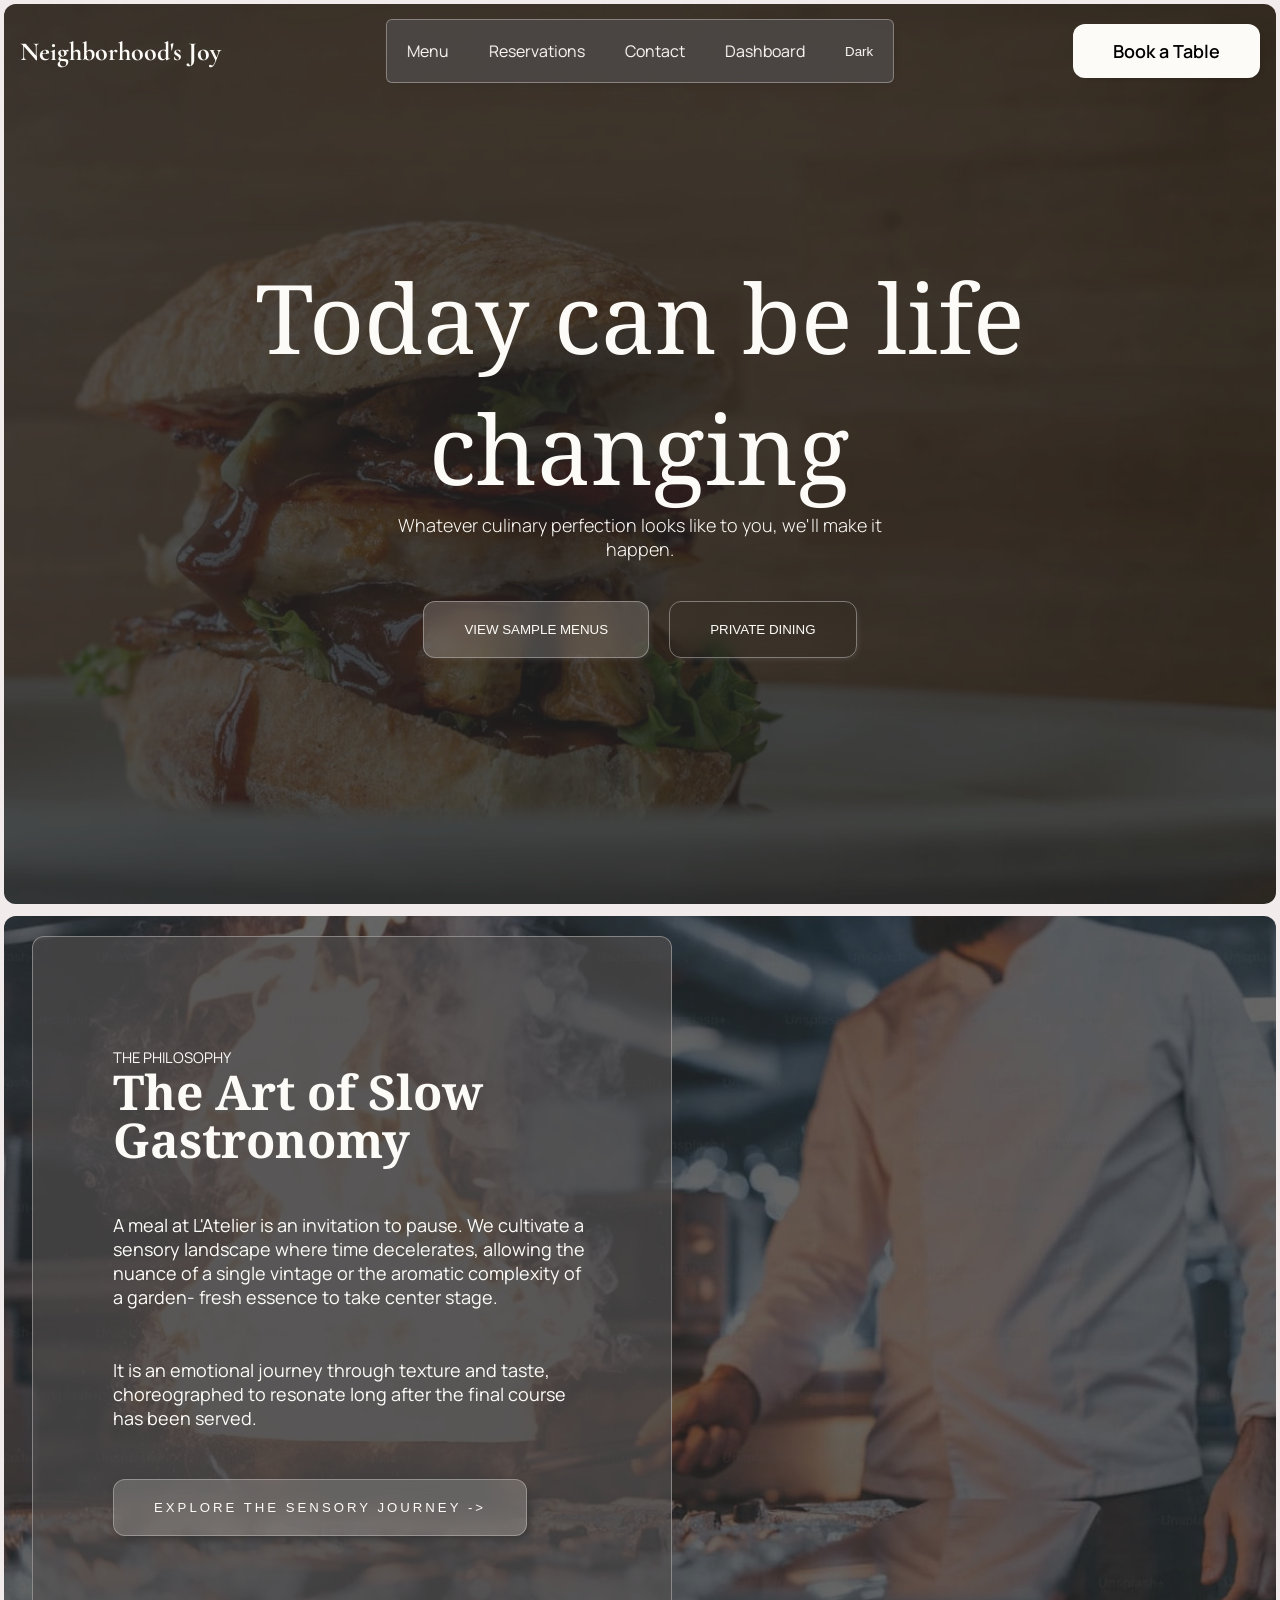
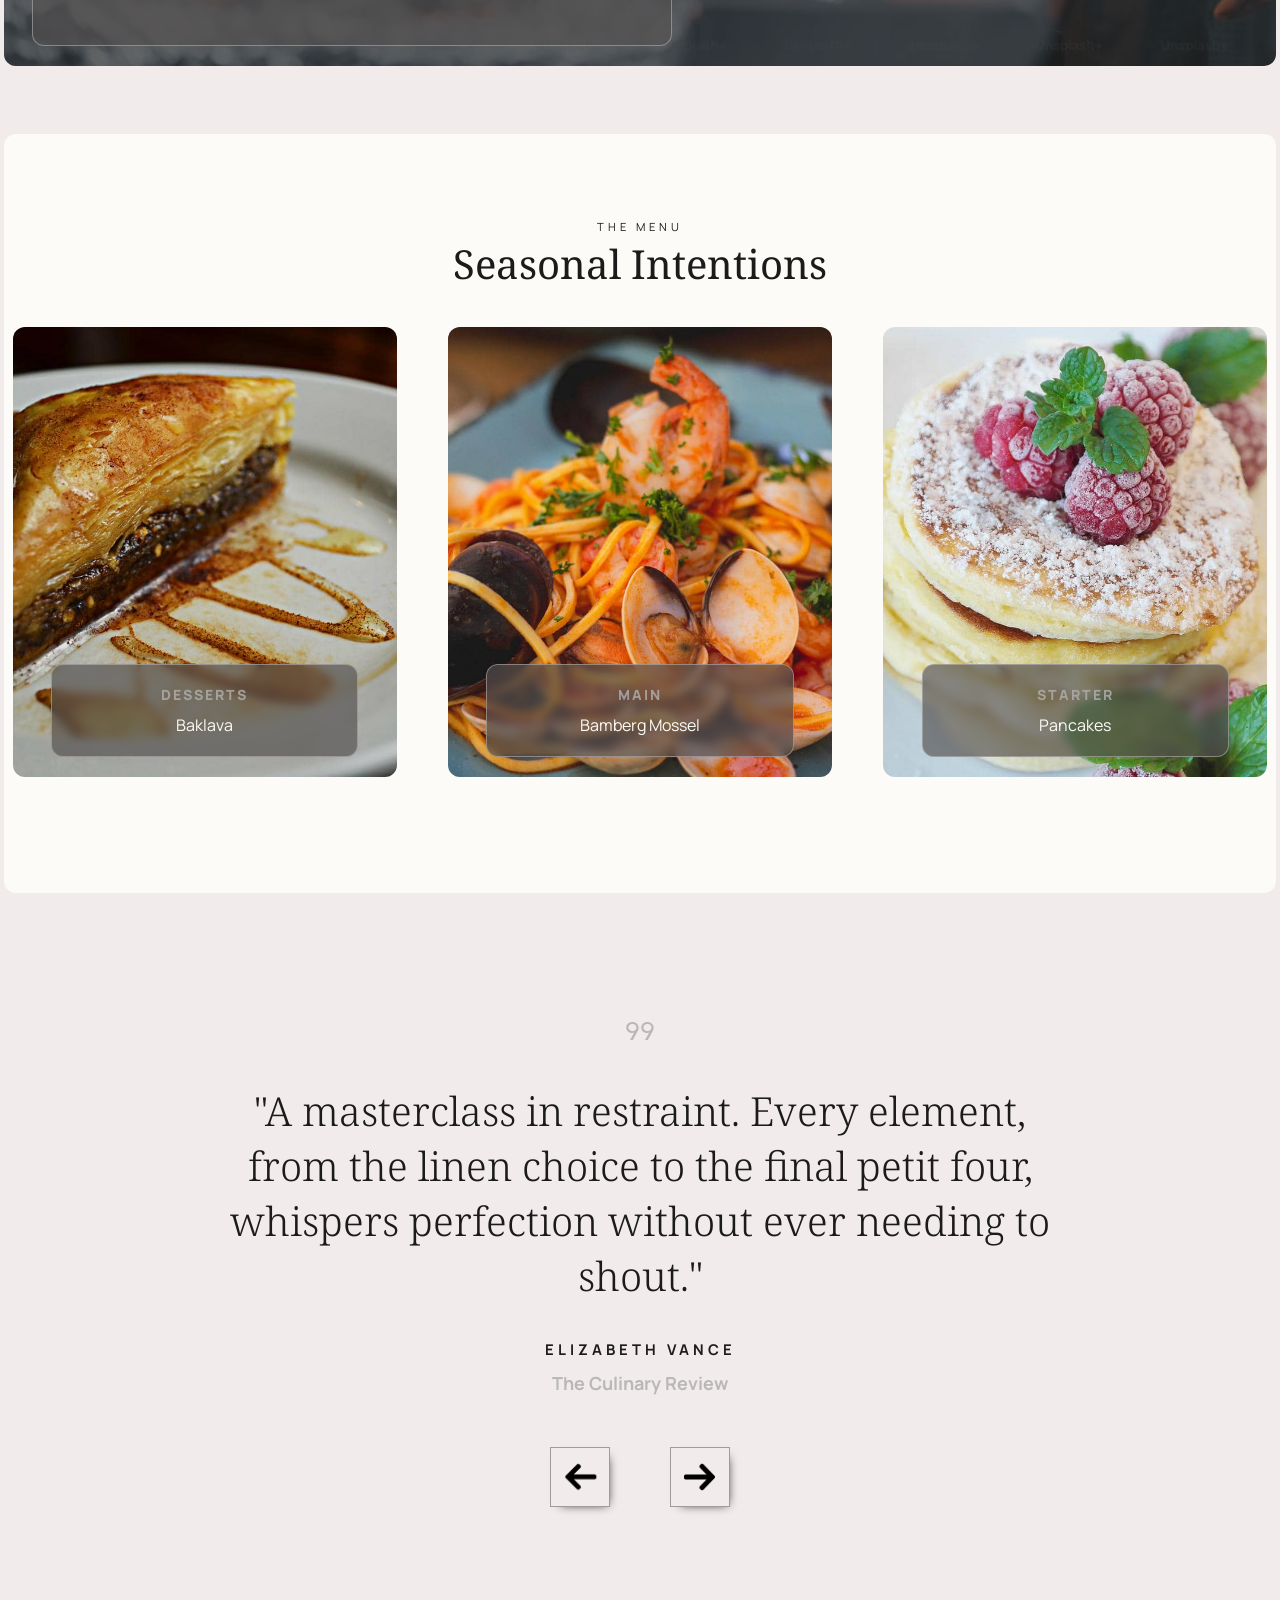
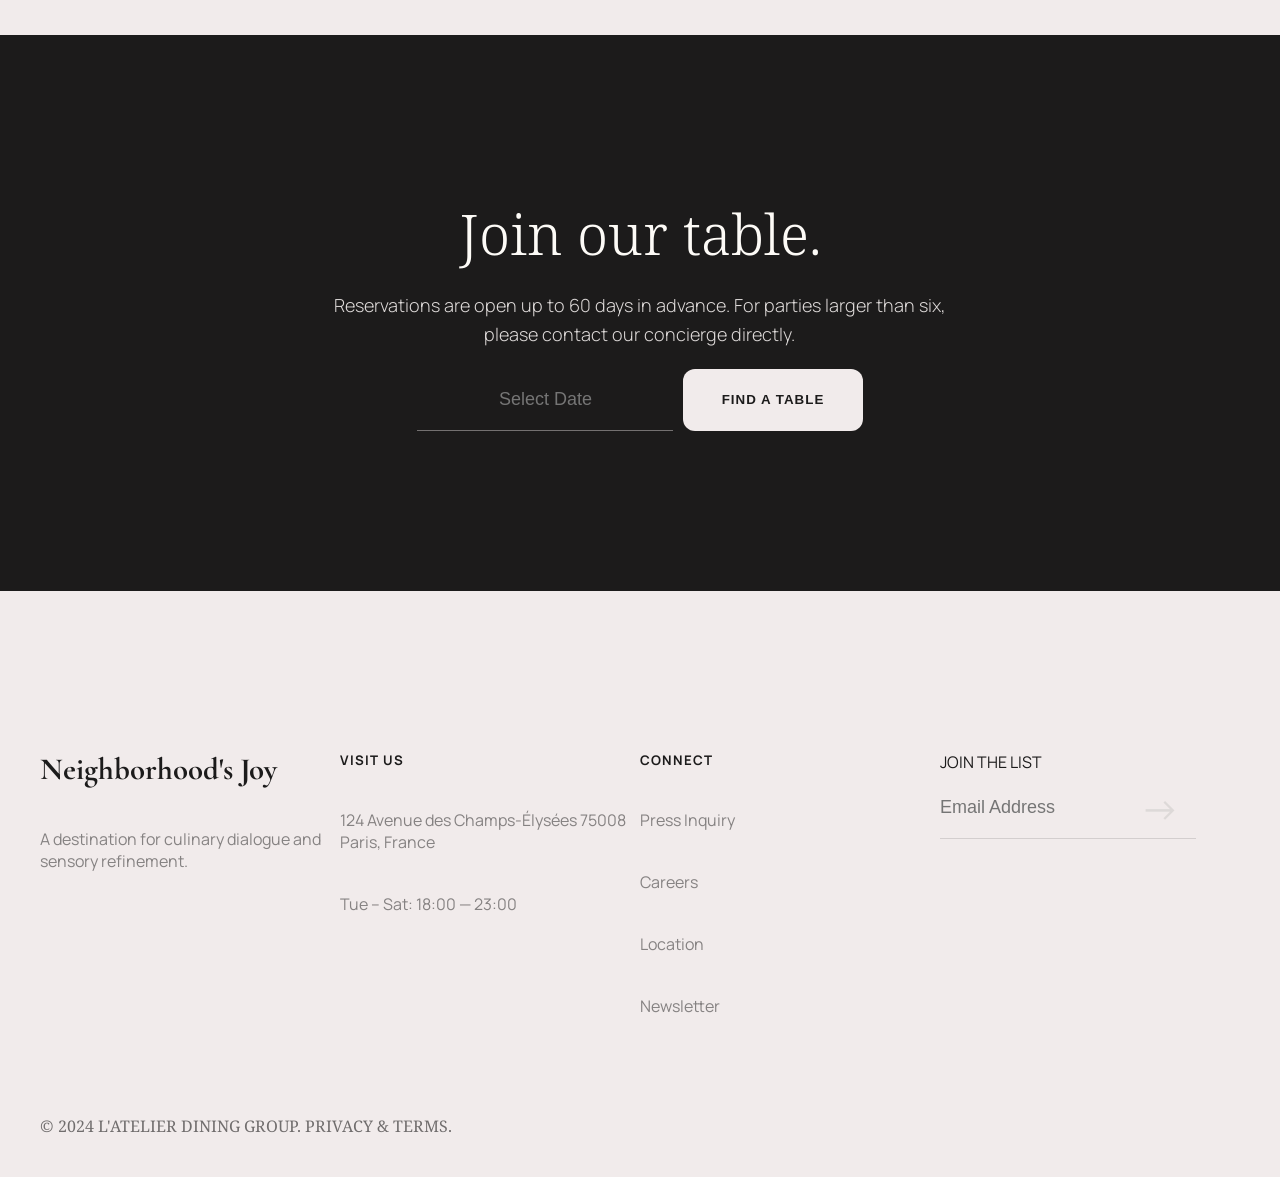
<file: index.html>
<!doctype html>
<html lang="en">
  <head>
    <meta charset="UTF-8" />
    <meta name="viewport" content="width=device-width, initial-scale=1.0" />
    <link rel="preconnect" href="https://fonts.googleapis.com" />
    <link rel="preconnect" href="https://fonts.gstatic.com" crossorigin />
    <link
      href="https://fonts.googleapis.com/css2?family=Arvo&family=Cormorant+Garamond:ital,wght@0,300..700;1,300..700&family=Manrope:wght@200..800&family=Noto+Serif:ital,wght@0,100..900;1,100..900&display=swap"
      rel="stylesheet"
    />
    <link rel="stylesheet" href="/CSS/style.css" />
    <script src="/JS/slide.js" defer></script>
    <script src="/JS/navBar.js" defer></script>
    <script src="/JS/main.js" defer></script>
    <title>Neighborhood's Joy</title>
  </head>
  <body>
    <nav class="navbar">
      <div class="logoDiv">
        <a href="">Neighborhood's Joy</a>
      </div>

      <div class="links-Div">
        <div class="links">
          <a href="/pages/menu.html"><li>Menu</li></a>
          <a href=""><li>Reservations</li></a>
          <a href=""><li>Contact</li></a>
          <a href="/pages/dashboard.html"><li>Dashboard</li></a>
          <button class="darkBtn">Dark</button>
        </div>
      </div>
      <button class="smallMenuBtn">
        <img src="/images/menu.webp" alt="" />
      </button>

      <button class="secondaryBtn">Book a Table</button>
    </nav>

    <section class="heroSection">
      <img src="/images/hamburger.webp" alt="" />
      <div class="heroInfo">
        <h1>Today can be life changing</h1>
        <p>
          Whatever culinary perfection looks like to you, we'll make it happen.
        </p>
      </div>

      <div class="heroBtns">
        <button class="glassBtn">VIEW SAMPLE MENUS</button>
        <button class="glassBtn">PRIVATE DINING</button>
      </div>
    </section>

    <section class="storySection">
      <img src="/images/premium_photo.webp" alt="" />
      <div class="storyInfo">
        <div class="">
          <span>THE PHILOSOPHY</span>
          <h1>The Art of Slow Gastronomy</h1>
        </div>
        <p>
          A meal at L'Atelier is an invitation to pause. We cultivate a sensory
          landscape where time decelerates, allowing the nuance of a single
          vintage or the aromatic complexity of a garden- fresh essence to take
          center stage.
        </p>
        <p>
          It is an emotional journey through texture and taste, choreographed to
          resonate long after the final course has been served.
        </p>
        <button class="glassBtn">EXPLORE THE SENSORY JOURNEY -></button>
      </div>
    </section>

    <section class="peakMenu">
      <span class="peakSpan">THE MENU</span>
      <h1>Seasonal Intentions</h1>
      <div class="previewMenu">
        <div class="item">
          <img src="/images/baklava.webp" alt="" />
          <div class="itemInfo">
            <span>DESSERTS</span>
            <p>baklava</p>
          </div>
        </div>
        <div class="item">
          <img src="/images/bamberg-mossel-dish.webp" alt="" />
          <div class="itemInfo">
            <span>Main</span>
            <p>bamberg mossel</p>
          </div>
        </div>
        <div class="item">
          <img src="/images/pancakes.webp" alt="" />
          <div class="itemInfo">
            <span>Starter</span>
            <p>Pancakes</p>
          </div>
        </div>
      </div>
    </section>

    <section class="feedbackSection">
      <div class="slideShow">
        <div class="slides">
          <div class="slide">
            <span>99</span>
            <h1>
              "A masterclass in restraint. Every element, from the linen choice
              to the final petit four, whispers perfection without ever needing
              to shout."
            </h1>
            <h4>ELIZABETH VANCE</h4>
            <h5>The Culinary Review</h5>
          </div>
          <div class="slide">
            <h1>hi 2</h1>
          </div>
          <div class="slide">
            <h1>hi 3</h1>
          </div>
          <div class="slide">
            <h1>hi 4</h1>
          </div>
          <div class="slide">
            <h1>hi 5</h1>
          </div>
        </div>
        <div id="slidesBtns" class="slidesBtns">
          <button class="prev"><img src="/images/arrow.webp" alt="" /></button>
          <button class="next"><img src="/images/arrow.webp" alt="" /></button>
        </div>
      </div>
    </section>

    <section class="joinTableSection">
      <h1>Join our table.</h1>
      <p>
        Reservations are open up to 60 days in advance. For parties larger than
        six, please contact our concierge directly.
      </p>
      <form action="">
        <input class="getDate" type="text" placeholder="Select Date" />
        <input class="submitBtn" type="submit" value="Find a table" />
      </form>
    </section>

    <footer>
      <div class="footerGrid">
        <div>
          <div class="logoDiv">
            <a href="">Neighborhood's Joy</a>
          </div>
          <p>A destination for culinary dialogue and sensory refinement.</p>
        </div>

        <div>
          <h5>VISIT US</h5>
          <p>124 Avenue des Champs-Élysées 75008 Paris, France</p>
          <p>Tue – Sat: 18:00 — 23:00</p>
        </div>
        <div>
          <h5>CONNECT</h5>
          <a href="">Press Inquiry</a>
          <a href="">Careers</a>
          <a href="">Location</a>
          <a href="">Newsletter</a>
        </div>
        <form>
          <label for="joinList">JOIN THE LIST</label>
          <div class="emailInput">
            <input id="joinList" type="email" placeholder="Email Address" />
          </div>
        </form>
      </div>
      <div class="footerTerms">
        <p>© 2024 L'ATELIER DINING GROUP. PRIVACY & TERMS.</p>
      </div>
    </footer>
    <!-- <form action="">
      <input class="testNum" type="text" />
      <input class="testText" type="text" />
      <input class="addBtn" type="submit" value="ADD Food" />
    </form>
    <input class="orderBtn" type="submit" value="Order Food" />
    <input class="doneBtn" type="submit" value="Done" />

    <button class="order" data-id="ourMenu"></button> -->
  </body>
</html>
</file>
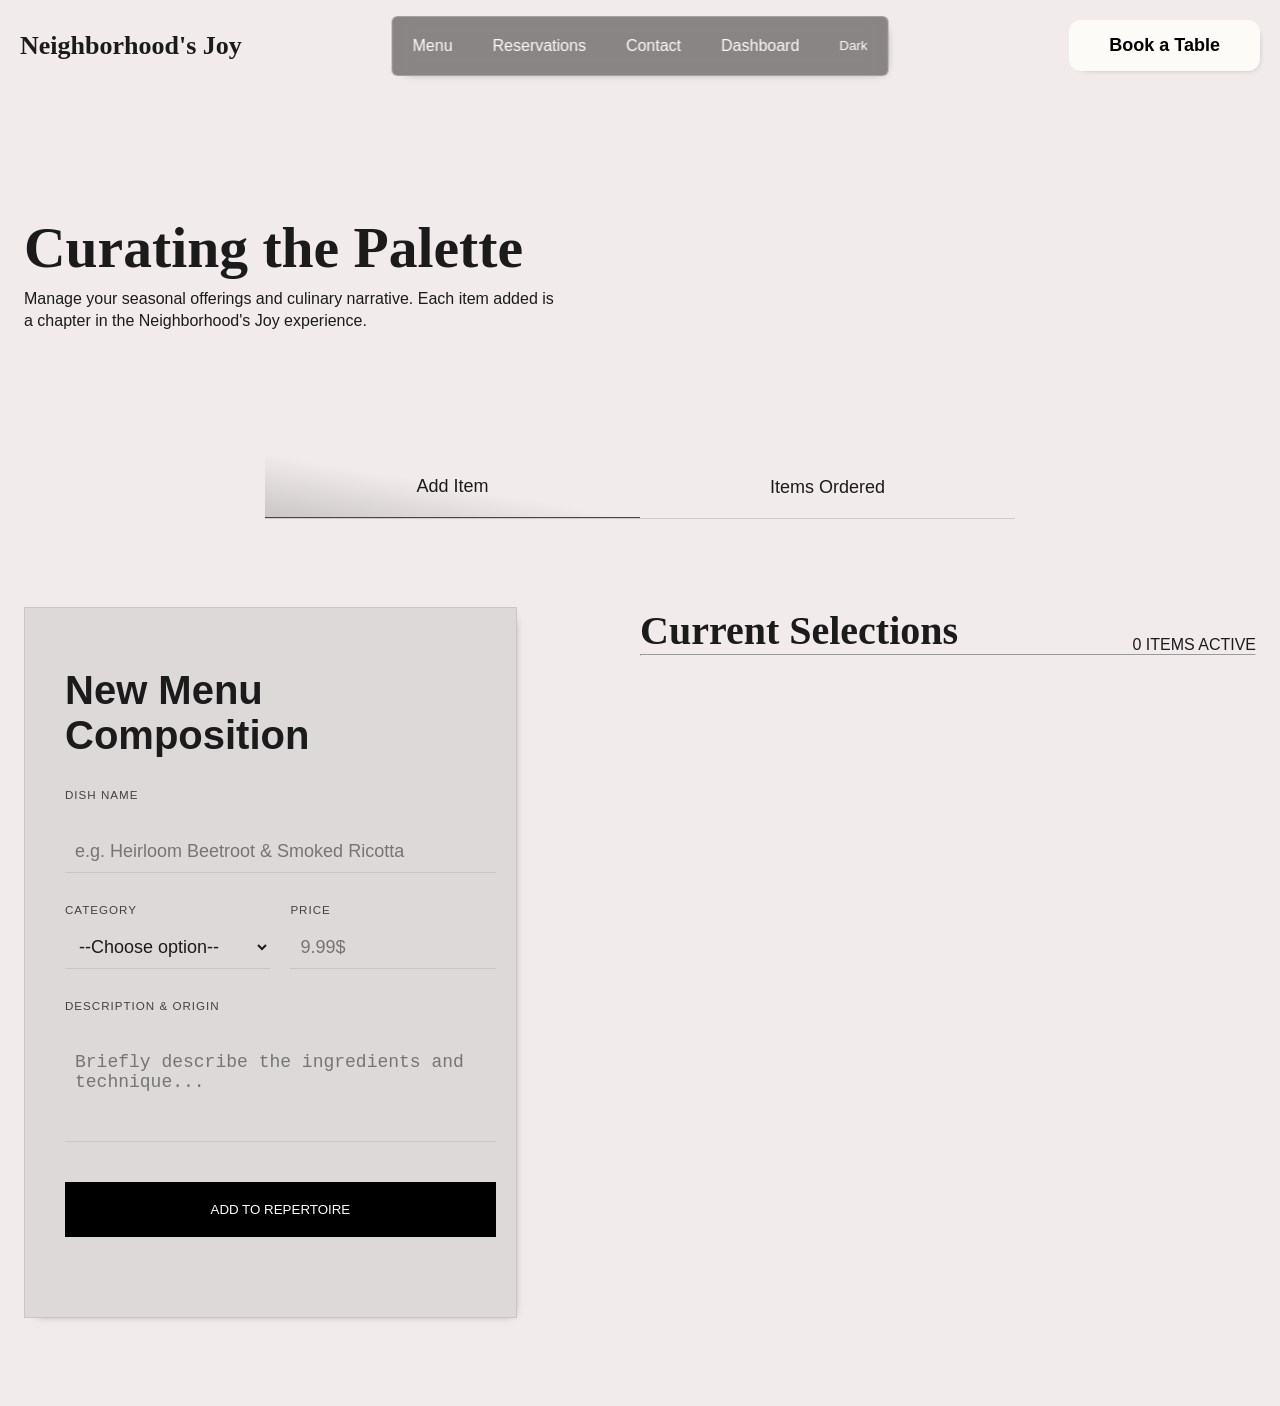
<file: pages/dashboard.html>
<!doctype html>
<html lang="en">
  <head>
    <meta charset="UTF-8" />
    <meta name="viewport" content="width=device-width, initial-scale=1.0" />
    <link rel="stylesheet" href="/CSS/style.css" />
    <link rel="stylesheet" href="/CSS/dashboard.css" />
    <script src="/JS/navBar.js" defer></script>
    <script src="/JS/main.js" defer></script>
    <script src="/JS/dashboard.js" defer></script>
    <title>Dashboard</title>
  </head>
  <body>
    <nav class="navbar">
      <div class="logoDiv">
        <a href="/index.html">Neighborhood's Joy</a>
      </div>

      <div class="links-Div">
        <div class="links">
          <a href="/pages/menu.html"><li>Menu</li></a>
          <a href=""><li>Reservations</li></a>
          <a href=""><li>Contact</li></a>
          <a href="/pages/dashboard.html"><li>Dashboard</li></a>
          <button class="darkBtn">Dark</button>
        </div>
      </div>
      <button class="smallMenuBtn">
        <img src="/images/menu.webp" alt="" />
      </button>

      <button class="secondaryBtn">Book a Table</button>
    </nav>

    <section class="dashQuickSection">
      <h1>Curating the Palette</h1>
      <p>
        Manage your seasonal offerings and culinary narrative. Each item added
        is a chapter in the Neighborhood's Joy experience.
      </p>
    </section>

    <ul id="listUl" class="boardList">
      <li class="" data-section="addItem">Add Item</li>
      <!-- <li data-section="editItem">Edit Item</li> -->
      <li data-section="itemOrdered">Items Ordered</li>
      <!-- <li data-section="">h4</li> -->
    </ul>

    <section class="itemDash addItem" data-section="addItem">
      <form class="newMenuForm" action="">
        <h1>New Menu Composition</h1>

        <label for="itemNameInput">DISH NAME</label>
        <input
          id="itemNameInput"
          type="text"
          placeholder="e.g. Heirloom Beetroot & Smoked Ricotta"
          required
        />

        <div class="categoryDiv">
          <label for="itemCategoryInput">CATEGORY</label>
          <select name="" id="itemCategoryInput" required>
            <option value="" selected>--Choose option--</option>
            <option value="Starter">Starter</option>
            <option value="Main">Main</option>
            <option value="Dessert">Dessert</option>
          </select>
        </div>
        <div class="priceDiv">
          <label for="itemPriceInput">PRICE</label>
          <input
            id="itemPriceInput"
            type="number"
            placeholder="9.99$"
            required
          />
        </div>

        <label for="itemDescribeInput">DESCRIPTION & ORIGIN</label>
        <textarea
          id="itemDescribeInput"
          placeholder="Briefly describe the ingredients and technique..."
          required
        ></textarea>
        <button id="addItemBtn" class="primaryBtn"></button>
      </form>
      <div class="currentSelections">
        <div class="dishCounter">
          <h1>Current Selections</h1>
          <span class="dishAmount"></span>
        </div>
        <hr />
        <article class="allItems"></article>
      </div>
    </section>
    <!-- <section class="itemDash editItem" data-section="editItem">
      <article class=""></article>
    </section> -->

    <section class="itemDash itemOrdered" data-section="itemOrdered">
      <h1>itemOrdered</h1>
    </section>

    <div class="popup">
      <div class="popupContent">
        <button class="closeBtn">X</button>
        <div class="item-content">
          <div class="itemImg">
            <img src="/images/bamberg-mossel-dish.webp" alt="" />
          </div>
          <div class="itemInfo">
            <label for="itemInfoNameInput">Name: </label>
            <h2><input id="itemInfoNameInput" type="text" /></h2>

            <label for="itemInfoDescriptionInput">Description: </label>
            <p>
              <textarea
                name=""
                id="itemInfoDescriptionInput"
                maxlength="160"
              ></textarea>
            </p>

            <label for="itemInfoPriceInput">Price: </label>
            <p><input id="itemInfoPriceInput" type="number" /></p>

            <label for="itemCategoryEditInput">CATEGORY: </label>
            <div class="categoryDiv">
              <select name="" id="itemCategoryEditInput" required>
                <option value="Starter">Starter</option>
                <option value="Main">Main</option>
                <option value="Dessert">Dessert</option>
              </select>
            </div>

            <label for="itemAvailableEditInput">Available: </label>
            <div class="categoryDiv">
              <select name="" id="itemAvailableEditInput" required>
                <option value="Available">Available</option>
                <option value="Unavailable">Unavailable</option>
              </select>
            </div>
          </div>
        </div>
        <div class="ccBtns">
          <button onclick="cancelEdit()" class="actBtn cancelBtn">
            Cancel
          </button>
          <button onclick="confirmEdit()" class="actBtn confirmBtn">
            Confirm
          </button>
        </div>
      </div>
    </div>
  </body>
</html>
</file>
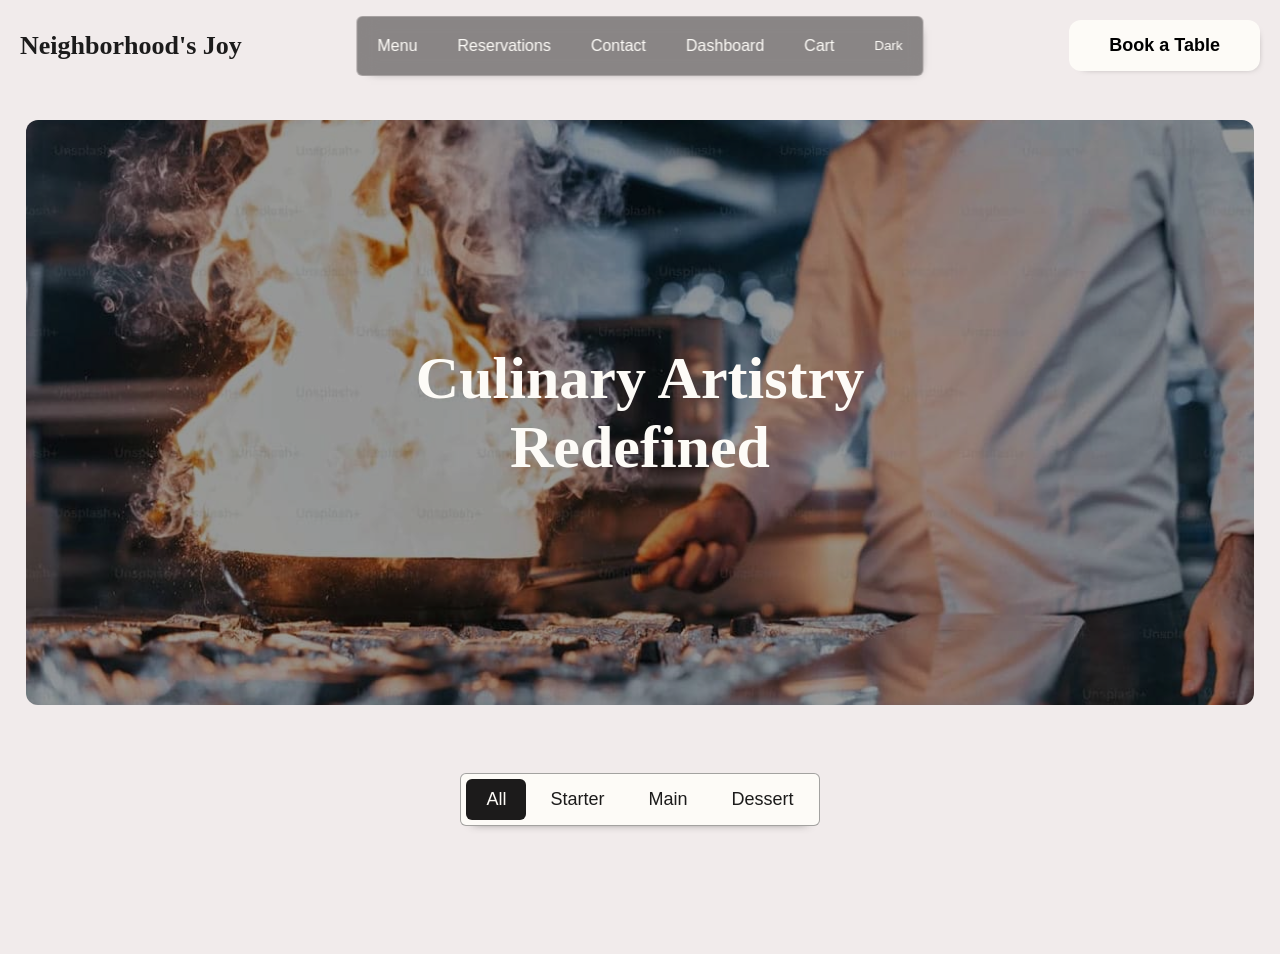
<file: pages/menu.html>
<!doctype html>
<html lang="en">
  <head>
    <meta charset="UTF-8" />
    <meta name="viewport" content="width=device-width, initial-scale=1.0" />
    <link rel="stylesheet" href="/CSS/style.css" />
    <link rel="stylesheet" href="/CSS/menu.css" />
    <script src="/JS/navBar.js" defer></script>
    <script src="/JS/main.js" defer></script>
    <script src="/JS/menu.js" defer></script>
    <title>Menu</title>
  </head>
  <body>
    <nav class="navbar">
      <div class="logoDiv">
        <a href="/index.html">Neighborhood's Joy</a>
      </div>
      
      <div class="links-Div">
        <div class="links">
          <a href="/pages/menu.html"><li>Menu</li></a>
          <a href=""><li>Reservations</li></a>
          <a href=""><li>Contact</li></a>
          <a href="/pages/dashboard.html"><li>Dashboard</li></a>
          <a href="/pages/cart.html" class="cartBtn"><li>Cart</li></a>
          <button class="darkBtn">Dark</button>
        </div>
      </div>
      <button class="smallMenuBtn">
        <img src="/images/menu.webp" alt="" />
      </button>

      <button class="secondaryBtn">Book a Table</button>
    </nav>

    <section class="header">
      <div class="headerImg">
        <img src="/images/premium_photo.webp" alt="" />
      </div>
      <div class="headerInfo">
        <h1>Culinary Artistry Redefined</h1>
      </div>
    </section>
<article></article>
    <div class="menuList">
      <li data-type="all">All</li>
      <li data-type="starter">Starter</li>
      <li data-type="main">Main</li>
      <li data-type="dessert">Dessert</li>
    </div>
    <div class="allItemsMenu"></div>
  </body>
</html>
</file>
<file: CSS/style.css>
:root {
  --primary: #1a1a1a;
  --secondary: #fdfbf7;
  --muted: #ddd9d8;
  /* ///bg//// */
  --bg: #f1ebeb;
  --card-bg: #fdfbf7;
  /* ////textColor/// */
  --text-main: #1c1b1b;
  --text-inverse: #fdfbf7;
  --text-muted: #aeaeaed5;
  /* ////font/// */
  --logo-family: "Cormorant Garamond", serif;
  --heading-family: "Noto Serif", sophisticated serif;
  --body-family: "Manrope", sans-serif;
  --heading-font: clamp(2.5rem, 10vw, 6rem);
  --title-font: clamp(2rem, 5vw, 2.5rem);
  --body-font: clamp(0.8rem, 4vw, 1.125rem);
  --heading-weight: 500;
  --title-weight: 400; /*/////*/
  --body-weight: 300;
  /* ////spacing & shadow/// */
  --padding: clamp(10px, 3vw, 20px);
  --margin: 4px;
  --radius: 12px;
  --shadow: 4px 4px 10px -10px;

  /* glass bg */
  --glass-bg: #535050a7;
  --glass-border: 1px solid rgba(189, 183, 183, 0.551);
  /* glassBtn bg */
  --glass-btn-bg: #fdfbf72f;
  --glass-btn-border: 1px solid rgba(104, 104, 104, 0.6);
}
.dark {
  /* this for btns and events */
  --primary: #1a1a1a;
  --secondary: #f5f5f5;
  --muted: #231f1f;
  /* this for bg */
  --bg: #121212;
  --card-bg: #1a1a1a;
  /* /////// */
  /* this for text */
  --text-main: #f5f5f5;
  --text-inverse: #0a0a0a;
  --text-muted: #595959d5;
  /* /////// */
  --glass-bg: #c5c3c361;
  --glass-border: 1px solid rgba(176, 176, 176, 0.7);
}
* {
  margin: 0;
  box-sizing: border-box;
}
body {
  position: relative;
  background: var(--bg);
  color: var(--text-main);
  font-family: var(--body-family);
}
body::-webkit-scrollbar {
  width: 8px;
}
body::-webkit-scrollbar-track {
  background-color: var(--text-muted);
}
body::-webkit-scrollbar-thumb {
  background: var(--text-main);
  border-radius: var(--radius);
}
img {
  width: 100%;
  height: 100%;
  display: block;
}
button,
input[type="submit"] {
  cursor: pointer;
}

/*/////////////////////////// NavBar ///////////////////////////*/
.navbar {
  position: absolute;
  top: 0;
  left: 0;
  right: 0;
  display: flex;
  justify-content: space-between;
  align-items: center;
  border: var(--border);
  padding: var(--padding);
  z-index: 99;
}
.navbar a {
  text-decoration: none;
  color: var(--text-inverse);
}
.navbar .logoDiv {
  border: var(--border);
}
.logoDiv a {
  font-size: calc(var(--body-font) + 0.5rem);
  font-family: var(--logo-family);
  font-weight: 900;
}
.navbar .links-Div {
  position: fixed;
  left: 50%;
  z-index: -1;
  transform: translate(-50%);
  list-style: none;
  background-color: var(--glass-bg);
  border: var(--glass-border);
  border-radius: calc(var(--radius) / 2);
  backdrop-filter: blur(10px);
  box-shadow: 4px 4px 10px -10px;
  overflow: hidden;
}
.links-Div .links {
  display: flex;
  margin: 0 auto;
  position: relative;
  z-index: 99;
}
.links button {
  background: none;
  border: none;
  cursor: pointer;
}
.links a,
.links button {
  color: var(--text-inverse);
  padding: calc(var(--padding)) calc(var(--padding));
  transition: background-color 0.2s ease;
}
.links a:hover,
.links button:hover {
  background-color: var(--glass-btn-bg);
}
.smallMenuBtn {
  position: fixed;
  left: 45%;
  z-index: -1;
  display: none;
  background-color: var(--glass-bg);
  border: var(--glass-border);
  border-radius: calc(var(--radius) / 2);
  backdrop-filter: blur(10px);
  box-shadow: 4px 4px 10px -10px;
  width: clamp(40px, 5vw, 60px);
  transition: background-color 0.2s ease;
}
.smallMenuBtn:hover {
  background-color: var(--glass-bg);
}
.smallMenuBtn img {
  width: 100%;
  display: block;
  filter: invert(1);
}
.secondaryBtn {
  border: none;
  background-color: var(--secondary);
  font-size: var(--body-font);
  padding: 15px calc(var(--padding) * 2);
  border-radius: var(--radius);
  box-shadow: var(--shadow);
  font-family: var(--body-family);
  font-weight: 600;
  cursor: pointer;
  transition:
    box-shadow 0.2s ease,
    transform 0.2s ease,
    filter 0.2s ease;
}
.secondaryBtn:hover {
  box-shadow: none;
  transform: translate(1px, 1px);
  filter: brightness(90%);
}

/* /////////////////// Dark Mode /////////////////// */
.dark .smallMenuBtn img {
  filter: invert(0);
}

@media (max-width: 900px) {
  .smallMenuBtn.active {
    transform: translateY(260%);
    animation: moveBtnIn 0.3s ease;
  }
  .smallMenuBtn {
    display: block;
  }
  .links-Div.active {
    display: flex;
    margin-top: calc(var(--margin) * 4);
  }
  .links-Div {
    display: none;
    width: 98%;
    padding: var(--padding) 0;
    animation: showNavbar 0.3s linear;
  }
  .links {
    padding: 0 var(--padding);
    overflow-x: auto;
    /* flex-flow: wrap;
    justify-content: center;
    align-items: center; */
  }
  @keyframes moveBtnIn {
    from {
      transform: translateY(0%);
    }
    to {
      transform: translateY(260%);
    }
  }
  @keyframes showNavbar {
    from {
      width: 0%;
    }
    to {
      width: 80%;
    }
  }
  .logoDiv a {
    font-size: calc(var(--body-font));
  }
}
@media (max-width: 560px) {
  .smallMenuBtn.active {
    transform: translateY(220%);
    animation: moveBtnIn 0.3s ease;
  }
  @keyframes moveBtnIn {
    from {
      transform: translateY(0%);
    }
    to {
      transform: translateY(220%);
    }
  }
}

/*/////////////////////////// HeroSection ///////////////////////////*/
section {
  position: relative;
}
.glassBtn {
  color: var(--text-inverse);
  background-color: var(--glass-btn-bg);
  border: var(--glass-border);
  padding: var(--padding) calc(var(--padding) * 2);
  border-radius: var(--radius);
  backdrop-filter: blur(10px);
  box-shadow: 4px 4px 10px -8px #807d7d;
  transition:
    transform 0.2s ease,
    box-shadow 0.1s ease;
}
.glassBtn:hover {
  box-shadow: none;
  transform: translate(1px, 1px);
}
.heroSection {
  color: var(--text-inverse);
  display: flex;
  flex-flow: column;
  justify-content: center;
  align-items: center;
  gap: 40px;
  border-radius: var(--radius);
  margin: var(--margin) var(--margin) calc(var(--margin) + 0.5rem);
  padding: var(--padding);
  overflow: hidden;
  height: clamp(100vh, 80vw, 650px);
  background: #63636346;
}
.heroSection img {
  position: absolute;
  inset: 0;
  object-fit: cover;
  filter: brightness(30%);
  z-index: -1;
}
.heroSection .heroInfo {
  text-align: center;
  justify-content: center;
  width: 70%;
}
.heroSection h1 {
  font-size: var(--heading-font);
  font-family: var(--heading-family);
  font-weight: 400;
}
.heroSection p {
  margin: auto;
  font-size: var(--body-font);
  font-family: var(--body-family);
  font-weight: 300;
  width: 60%;
}
.heroSection .heroBtns {
  display: flex;
  justify-content: center;
  gap: 20px;
}
.heroBtns button:nth-child(2) {
  background: none;
}

/*/////////////////////////// StorySection ///////////////////////////*/
.storySection {
  margin: calc(var(--margin) + 0.5rem) var(--margin);
  padding: var(--padding) calc(var(--padding) + 0.5rem);
  border-radius: var(--radius);
  overflow: hidden;
  height: clamp(700px, 80vw, 750px);
  color: var(--text-inverse);
  background: #63636346;
}
.storySection img {
  position: absolute;
  inset: 0;
  object-fit: cover;
  object-position: center;
  filter: brightness(40%);
  z-index: -1;
}
.storySection .storyInfo {
  display: flex;
  flex-flow: column;
  align-items: start;
  justify-content: space-evenly;
  padding: calc(var(--padding) * 3) calc(var(--padding) * 4);
  background: var(--glass-bg);
  border: var(--glass-border);
  border-radius: var(--radius);
  width: clamp(520px, 50vw, 650px);
  height: 100%;
}
.storyInfo span {
  font-size: calc(var(--body-font) - 0.2rem);
}
.storyInfo h1 {
  font-family: var(--heading-family);
  font-size: calc(var(--title-font) + 0.5rem);
  line-height: 3rem;
}
.storyInfo p {
  font-size: var(--body-font);
}
.storyInfo button {
  font-size: clamp(0.7rem, 20vw, calc(var(--body-font) - 0.3rem));
  font-weight: 200;
  box-shadow: 4px 4px 10px -2px #333;
  letter-spacing: 3px;
}

/*/////////////////////////// PeakMenu ///////////////////////////*/
.peakMenu {
  background: var(--card-bg);
  text-align: center;
  margin: calc(var(--margin) + 4rem) var(--margin) calc(var(--margin) + 5rem);
  padding: calc(var(--padding) * 4);
  border-radius: var(--radius);
}
.peakMenu .peakSpan {
  text-transform: uppercase;
  letter-spacing: 4px;
  font-size: clamp(0.7rem, 10vw, calc(var(--body-font) - 8px));
}
.peakMenu h1 {
  font-family: var(--heading-family);
  font-size: var(--title-font);
  font-weight: 400;
}
.peakMenu .previewMenu {
  display: grid;
  justify-content: center;
  grid-template-columns: repeat(3, clamp(220px, 30vw, 420px));
  grid-auto-flow: row dense;
  grid-gap: clamp(20px, 4vw, 60px);
  margin: calc(var(--margin) + 2rem) 0;
  height: 100%;
}
.previewMenu .item {
  position: relative;
  display: flex;
  flex-flow: column;
  justify-content: end;
  align-items: center;
  border-radius: var(--radius);
  height: clamp(300px, 40vw, 450px);
  overflow: hidden;
}
.previewMenu .item img {
  position: absolute;
  inset: 0;
  object-fit: cover;
  object-position: center;
  filter: brightness(100%);
  width: 100%;
  height: 100%;
  z-index: 1;
}
.previewMenu .item .itemInfo {
  color: var(--text-inverse);
  background: var(--glass-bg);
  border: var(--glass-border);
  border-radius: var(--radius);
  padding: calc(var(--padding)) calc(var(--padding) * 2);
  margin: calc(var(--margin) + 1rem) 0;
  display: flex;
  flex-flow: column;
  justify-content: space-between;
  gap: 10px;
  backdrop-filter: blur(5px);
  word-wrap: break-word;
  width: 80%;
  height: auto;
  position: relative;
  z-index: 1;
}
.itemInfo span {
  text-transform: uppercase;
  color: var(--text-muted);
  font-size: clamp(0.7rem, 10vw, calc(var(--body-font) - 4px));
  letter-spacing: 2px;
  font-weight: 800;
}
.itemInfo p {
  text-transform: capitalize;
}

/*/////////////////////////// FeedbackSection ///////////////////////////*/
.feedbackSection {
  display: flex;
  flex-flow: column;
  justify-content: center;
  align-items: center;
  gap: 20px;
  padding: calc(var(--padding) * 2) var(--padding);
  margin: calc(var(--margin) + 4rem) var(--margin);
}
.feedbackSection .slideShow {
  display: flex;
  flex-flow: column;
  gap: 20px;
  width: 80%;
  height: 100%;
  overflow: hidden;
  text-align: center;
}
.slideShow .slides {
  display: flex;
  width: 100%;
  height: 100%;
  transition: transform 0.3s ease;
}
.slides .slide {
  display: flex;
  flex-flow: column;
  align-items: center;
  min-width: 100%;
}
.slide span {
  color: var(--text-muted);
  font-family: "Arvo", sans-serif;
  font-size: calc(var(--body-font) + 0.4rem);
}
.slide h1 {
  margin: calc(var(--margin) + 2rem) 0;
  width: 85%;
  color: var(--text-main);
  font-family: var(--heading-family);
  font-size: var(--title-font);
  font-weight: 300;
}
.slide h4 {
  font-family: var(--body-family);
  font-size: calc(var(--body-font) - 0.2rem);
  letter-spacing: 4px;
}
.slide h5 {
  font-family: var(--body-family);
  font-size: var(--body-font);
  color: var(--text-muted);
  margin: calc(var(--margin) + 0.5rem) 0;
}
.slideShow .slidesBtns {
  padding: var(--padding);
  display: flex;
  justify-content: center;
  gap: clamp(20px, 4vw, 60px);
}
.slidesBtns button {
  width: clamp(40px, 10vw, 60px);
  margin: 0 var(--margin);
  padding: calc(var(--padding) / 1.5);
  background: none;
  border: var(--glass-btn-border);
  box-shadow: 4px 4px 10px -7px;
  transition:
    box-shadow 0.2s ease,
    transform 0.2s ease;
}
.slidesBtns button:hover {
  box-shadow: none;
  transform: translate(1px, 1px);
}
.slidesBtns .prev img {
  transform: rotate(180deg);
}

/*/////////////////////////// JoinTableSection ///////////////////////////*/
.joinTableSection {
  display: flex;
  flex-flow: column;
  justify-content: center;
  align-items: center;
  gap: 20px;
  color: var(--text-inverse);
  background: var(--text-main);
  text-align: center;
  margin: calc(var(--margin) + 4rem) 0 0;
  padding: calc(var(--padding) * 8) 0;
}
.joinTableSection h1 {
  font-size: clamp(2rem, 12vw, calc(var(--title-font) + 1rem));
  font-family: var(--heading-family);
  font-weight: 300;
}
.joinTableSection p {
  color: var(--muted);
  width: 51%;
  font-size: calc(var(--body-font) + 0rem);
  font-weight: 300;
  line-height: 1.8rem;
}
.joinTableSection form {
  display: grid;
  grid-template-columns: 2fr 1.4fr;
  gap: 10px;
}
form .getDate {
  width: clamp(250px, 20vw, 350px);
  color: var(--text-inverse);
  text-align: center;
  font-size: var(--body-font);
  padding: var(--padding);
  border: none;
  background: none;
  border-bottom: var(--glass-border);
}
form .submitBtn {
  text-transform: uppercase;
  color: var(--text-main);
  letter-spacing: 1px;
  font-weight: 600;
  background: var(--bg);
  border: none;
  border-radius: var(--radius);
}

/*/////////////////////////// FooterSection ///////////////////////////*/
footer {
  position: relative;
  padding: calc(var(--padding) * 8) calc(var(--padding) * 2);
}
.footerGrid {
  display: grid;
  grid-template-columns: repeat(4, 1fr);
}
.footerGrid div {
  display: flex;
  flex-flow: column;
  gap: 40px;
}
.footerGrid div h5 {
  letter-spacing: 1px;
}
.footerGrid div p,
.footerGrid div a {
  text-decoration: none;
  color: var(--text-main);
  opacity: 0.5;
  transition: opacity 0.2s ease;
}
.footerGrid div a:hover {
  opacity: 1;
}
.footerGrid .logoDiv a {
  font-size: calc(var(--body-font) + 0.8rem);
  opacity: 1;
  transition:
    opacity 0.2s ease,
    letter-spacing 0.2s ease;
}
.footerGrid .logoDiv a:hover {
  opacity: 0.8;
  letter-spacing: 0.2px;
}
form .emailInput {
  position: relative;
  margin-top: var(--margin);
}
form .emailInput::before {
  content: "->";
  color: var(--muted);
  font-size: var(--title-font);
  display: flex;
  align-items: center;
  position: absolute;
  right: 60px;
  width: min-content;
  height: 100%;
}
.emailInput input {
  width: clamp(250px, 20vw, 350px);
  color: var(--text-main);
  font-size: var(--body-font);
  padding: var(--padding) calc(var(--padding) * 3) var(--padding) 0;
  border: none;
  background: none;
  border-bottom: var(--glass-border);
}
.emailInput input:focus {
  outline: none;
  border-bottom: 1px solid rgba(79, 78, 78, 0.551);
}
.footerTerms {
  font-family: var(--heading-family);
  opacity: 0.6;
  position: absolute;
  bottom: 40px;
}

/*/////////////////////////// DarkMode ///////////////////////////*/
.dark .heroSection,
.dark .storySection {
  background: rgba(255, 255, 255, 0.3);
}
.dark .slidesBtns button img {
  filter: invert(1);
}

@media (max-width: 900px) {
  /* ///// */
  .heroSection .heroBtns {
    flex-flow: column;
    justify-content: center;
    gap: 20px;
  }
  .glassBtn {
    padding: var(--padding) calc(var(--padding) * 2);
    padding: clamp(1rem, calc(var(--padding) * 2), 1.5rem)
      calc(var(--padding) * 2);
  }
  .heroSection .heroInfo {
    width: 100%;
  }
  .heroSection p {
    margin: auto;
    font-size: var(--body-font);
    font-family: var(--body-family);
    font-weight: 200;
    width: 80%;
  }
  /* ///// */
  .storySection {
    padding: var(--padding) calc(var(--padding));
    overflow: hidden;
    height: clamp(600px, 80vw, 750px);
  }
  .storySection .storyInfo {
    padding: var(--padding);
    width: 100%;
    height: 100%;
  }
  /* ///// */
  .peakMenu {
    text-align: center;
    padding: calc(var(--padding) * 4) var(--padding);
  }
  .peakMenu .previewMenu {
    grid-template-columns: repeat(1, clamp(300px, 60vw, 500px));
    gap: 20px;
  }
  /* ///// */
  .feedbackSection .slideShow {
    width: 100%;
  }
  .slide h1 {
    margin: calc(var(--margin) + 2rem) 0;
    width: 100%;
    color: var(--text-main);
    font-family: var(--heading-family);
    font-size: var(--title-font);
    font-weight: 300;
  }
  /* ///// */
  .joinTableSection form {
    display: grid;
    grid-template-columns: auto;
    grid-template-rows: 1fr 1.5fr;
    gap: 10px;
  }
  /* ///// */
  .footerGrid {
    grid-template-columns: auto;
    grid-template-rows: auto;
    row-gap: 20px;
  }
  .footerGrid div {
    gap: 20px;
  }
}
</file>
<file: CSS/dashboard.css>
.navbar .logoDiv a {
  color: var(--text-main);
}
.navbar {
  position: relative;
  display: flex;
  justify-content: space-between;
  align-items: center;
  border: var(--border);
  padding: var(--padding);
  z-index: 99;
}
/*/////////////////////////// DashQuickSection ///////////////////////////*/
.dashQuickSection {
  margin: var(--margin);
  padding: calc(var(--padding) * 6) var(--padding);
  width: 45%;
}
.dashQuickSection h1 {
  margin-bottom: calc(var(--margin) * 2);
  font-family: var(--heading-family);
  font-size: calc(var(--title-font) + 1.1rem);
}
.dashQuickSection p {
  line-height: 22px;
}
/*/////////////////////////// BoardList ///////////////////////////*/

.boardList {
  border-bottom: 1px solid rgba(154, 154, 154, 0.404);
  display: flex;
  width: clamp(300px, 70vw, 750px);
  padding: 0;
  margin: 0 auto;
  list-style: none;
  overflow: auto;
}
.boardList li {
  width: 100%;
  text-align: center;
  display: flex;
  align-items: center;
  justify-content: center;
  padding: var(--padding) calc(var(--padding) * 1.5);
  font-size: var(--body-font);
  cursor: pointer;
  transition: background 0.3s ease;
}
.boardList li:hover,
.boardList li.active {
  background-image: linear-gradient(
    10deg,
    rgba(53, 53, 53, 0.2),
    rgba(53, 53, 53, 0.1),
    rgba(53, 53, 53, 0),
    rgba(53, 53, 53, 0),
    rgba(53, 53, 53, 0)
  );
  border-bottom: 1px solid rgba(50, 50, 50, 0.887);
}
.itemDash {
  display: none;
  margin: calc(var(--margin) + 4rem) calc(var(--margin));
  padding: var(--padding);
}
.itemDash.active {
  display: flex;
}

/*/////////////////////////// AddItem ///////////////////////////*/
/*///////////////// Form /////////////////*/
.addItem {
  justify-content: space-between;
  align-items: start;
}
.addItem .newMenuForm {
  box-shadow: var(--shadow);
  background: var(--muted);
  border: var(--glass-border);
  display: grid;
  grid-template-columns: repeat(2, 50%);
  gap: 20px;
  padding: calc(var(--padding) * 3) calc(var(--padding) * 2);
  width: 40%;
}
.newMenuForm h1 {
  grid-column: 1 / 2 span;
  font-size: var(--title-font);
}
.categoryDiv select,
.newMenuForm input,
.newMenuForm textarea {
  color: var(--text-main);
  font-size: var(--body-font);
  background: none;
  border: none;
  border-bottom: var(--glass-border);
  padding: calc(var(--padding) / 2);
}
.newMenuForm .categoryDiv,
.newMenuForm .priceDiv {
  display: flex;
  flex-flow: column;
  justify-content: space-between;
}
.categoryDiv select:focus,
.newMenuForm textarea:focus {
  outline: none;
}

/* category selector ->*/
.categoryDiv select,
::picker(select) {
  color: var(--text-main);
  appearance: base-select;
  background: var(--muted);
  border-radius: 0;
}
select::picker-icon {
  color: var(--glass-bg);
  transition: 0.2s rotate;
}
select:open::picker-icon {
  rotate: 180deg;
}
::picker(select) {
  border: none;
  background: var(--text-inverse);
  border-radius: calc(var(--radius) / 2);
  top: calc(anchor(bottom) + 1px);
}
option:hover,
option:focus {
  background: var(--text-muted);
}
option::checkmark {
  order: 1;
  margin-left: auto;
  content: "|";
}
.categoryDiv select option {
  padding: calc(var(--padding) / 3);
  border-bottom: var(--glass-border);
  transition: all 0.2s ease;
}
/* category selector <-*/

.newMenuForm input:focus {
  outline: none;
}
.newMenuForm input[type="text"],
.newMenuForm label {
  grid-column: 1 / 2 span;
}
.newMenuForm textarea {
  grid-column: 1 / 2 span;
  resize: none;
  min-height: 100px;
}
.newMenuForm textarea::-webkit-scrollbar {
  width: 8px;
}
.newMenuForm textarea::-webkit-scrollbar-track {
  background-color: var(--text-muted);
}
.newMenuForm textarea::-webkit-scrollbar-thumb {
  background: var(--text-main);
  border-radius: var(--radius);
}
.newMenuForm label {
  font-size: clamp(0.6rem, 8vw, calc(var(--body-font) - 0.4rem));
  letter-spacing: 1px;
  opacity: 0.8;
  padding: calc(var(--padding) / 2) 0;
}
.primaryBtn {
  background: black;
  color: var(--secondary);
  margin: calc(var(--margin) + 1rem) 0;
  padding: var(--padding);
  border: none;
  grid-column: 1 / 2 span;
}
/*///////////////// CurrentSelections /////////////////*/
.currentSelections {
  display: flex;
  flex-flow: column;
  width: 50%;
}

.currentSelections .dishCounter {
  display: flex;
  justify-content: space-between;
  align-items: end;
}
.dishCounter h1 {
  font-family: var(--heading-family);
  font-size: calc(var(--title-font));
}
.allItems span {
  font-size: clamp(0.8rem, 8vw, calc(var(--body-font) - 0.2rem));
  margin: var(--margin) 0;
  text-transform: capitalize;
}
.allItems {
  padding: var(--padding) 0;
}
.allItems span::before {
  content: "";
  position: absolute;
  top: 0;
  left: 0px;
  background: var(--text-main);
  height: 100%;
  width: 2px;
}
.allItems span {
  position: relative;
  padding: 0 var(--padding);
  font-size: var(--body-font);
  opacity: 0.6;
  width: 100%;
}
.item {
  display: flex;
  justify-content: center;
  align-items: center;
  gap: 40px;
  margin: calc(var(--margin) + 3rem) var(--margin);
  padding: calc(var(--padding) / 2) calc(var(--padding));
  border-radius: var(--radius);
  background: linear-gradient(
    to right,
    rgba(59, 52, 52, 0.6),
    rgba(59, 52, 52, 0.4),
    rgba(59, 52, 52, 0.2),
    rgba(59, 52, 52, 0.02)
  );
}
.item .itemImg {
  min-width: 120px;
  max-width: 120px;
  height: 120px;
}
.itemImg img {
  display: inline;
  object-fit: cover;
}
.itemInfo {
  line-height: 32px;
  width: 50%;
}
.itemPrice {
  width: 25%;
}
.item h2 {
  font-size: calc(var(--body-font) + 0.4rem);
  text-transform: capitalize;
}
.item p {
  font-size: calc(var(--body-font) - 0.2rem);
  text-transform: capitalize;
  opacity: 0.6;
  line-height: normal;
}
.deleteDiv {
  width: min-content;
}
.deleteDiv button {
  background: none;
  border: none;
  width: clamp(40px, 4vw, 40px);
}
button img {
  pointer-events: none;
}
.editInput {
  width: 100%;
  color: var(--text-main);
  font-size: var(--body-font);
  background: none;
  border: none;
  border-bottom: var(--glass-border);
  padding: calc(var(--padding) / 2);
}
.editInput:focus {
  outline: none;
}

/* .editItem article {
  width: 100%;
  display: flex;
  flex-flow: wrap;
  gap: 20px;
}
.editItem article section{
  width: 49%;
}
.editItem article .item {
  margin: calc(var(--margin) + 1rem) var(--margin);
} */

.removed {
  background-image: linear-gradient(
    to right,
    rgba(167, 0, 0, 0.02),
    rgba(167, 0, 0, 0.2),
    rgba(167, 0, 0, 0.4),
    rgba(167, 0, 0, 0.6),
    rgba(167, 0, 0, 0.4),
    rgba(167, 0, 0, 0.2),
    rgba(167, 0, 0, 0.02)
  );
  background-repeat: no-repeat;
  background-size: 200%;
  background-position: 100% 0%;
  animation: removed 1.2s linear forwards infinite;
}
@keyframes removed {
  to {
    background-position: 0% 0%;
  }
}
.added {
  background-image: linear-gradient(
    to right,
    rgba(25, 167, 0, 0.02),
    rgba(25, 167, 0, 0.2),
    rgba(25, 167, 0, 0.4),
    rgba(25, 167, 0, 0.6),
    rgba(25, 167, 0, 0.4),
    rgba(25, 167, 0, 0.2),
    rgba(25, 167, 0, 0.02)
  );
  background-repeat: no-repeat;
  background-size: 200%;
  background-position: 100% 0%;
  animation: added 1.2s linear forwards infinite;
}
@keyframes added {
  to {
    background-position: 0% 0%;
  }
}
.popup {
  display: none;
  position: fixed;
  z-index: 100;
  inset: 0;
  background-color: rgba(35, 35, 35, 0.7);
  animation: showup 0.3s linear forwards;
}
@keyframes showup {
  from {
    opacity: 0;
  }
  to {
    opacity: 1;
  }
}
.show {
  display: block;
}
.popup .popupContent {
  position: absolute;
  inset: 0;
  display: flex;
  flex-flow: column;
  align-items: center;
  width: 90%;
  height: clamp(80%, 85vw, 97%);
  margin: auto;
  padding: calc(var(--padding) * 2) var(--padding);
  background-color: var(--bg);
  border-radius: var(--radius);
  opacity: 0;
  animation: slideup 0.3s linear forwards;
  animation-delay: 0.1s;
}
@keyframes slideup {
  from {
    opacity: 0;
    transform: translateY(200px);
  }
  to {
    opacity: 1;
    transform: translateY(0px);
  }
}
.closeBtn {
  position: absolute;
  right: 5%;
  color: var(--text-main);
  font-size: var(--title-font);
  background: none;
  border: none;
  border-radius: calc(var(--radius) / 2);
  transition: color 0.3s ease;
}
.closeBtn:hover {
  color: rgb(210, 0, 0);
}
.closeBtn:active {
  transform: translate(1px, 1px);
}
.item-content {
  padding: 0;
  display: flex;
  flex-flow: column wrap;
  align-items: center;
  justify-content: center;
  gap: clamp(20px, 5vh, 2rem);
  height: 90%;
}
.item-content .itemImg {
  width: clamp(120px, 30vw, 50%);
}
.item-content .itemImg img {
  width: 100%;
  display: block;
}
.item-content .itemInfo {
  display: grid;
  grid-template-columns: min-content 50%;
  grid-template-rows: repeat(4, 1fr);
  column-gap: 20px;
}
#itemAvailabletyEditInput {
  width: 20%;
}
.itemInfo input,
.itemInfo textarea {
  width: 100%;
  color: var(--text-main);
  font-size: var(--body-font);
  background: none;
  border: none;
  background-color: var(--muted);
  border-bottom: var(--glass-border);
  padding: calc(var(--padding) / 2);
  resize: none;
}
.itemInfo input:focus,
.itemInfo textarea:focus {
  outline: none;
}
.categoryDiv #itemCategoryEditInput {
  width: clamp(120px, 20vw, 40%);
}
.ccBtns {
  width: clamp(180px, 30vw, 40%);
  display: flex;
  justify-content: space-between;
}
.actBtn {
  font-size: var(--body-font);
  color: var(--text-inverse);
  padding: calc(var(--padding) / 2) calc(var(--padding));
  border: none;
  background-color: var(--text-main);
}
/*  */
.itemOrdered {
  flex-flow: column;
  gap: 20px;
}
.itemOrderedSection {
  width: 100%;
  display: flex;
  flex-flow: row wrap;
  gap: 20px;
}
.itemOrderedSection span::before {
  content: "";
  position: absolute;
  top: 0;
  left: 0px;
  background: var(--text-main);
  height: 100%;
  width: 2px;
}
.itemOrderedSection span {
  position: relative;
  padding: 0 var(--padding);
  font-size: var(--body-font);
  opacity: 0.6;
  width: 100%;
  font-size: calc(var(--body-font) + 0.3rem);
}
/*  */
.itemOrderedStyle {
  position: relative;
  display: flex;
  flex-flow: column;
  gap: 10px;
  padding: calc(var(--padding) / 2);
  background-color: var(--card-bg);
  border-radius: calc(var(--radius) / 2);
  height: 350px;
  overflow: hidden;
}
.itemOrderedStyle .itemImg {
  border-radius: calc(var(--radius) / 2) calc(var(--radius) / 2) 0 0;
  overflow: hidden;
  width: 100%;
  height: clamp(190px, 10vw, 200px);
}
.itemOrderedStyle .itemImg img {
  object-fit: cover;
}
.itemOrderedStyle .itemOrderedInfo {
  display: flex;
  flex-flow: column;
}
.itemOrderedInfo h1 {
  font-size: calc(var(--title-font) - 0.8rem);
  text-transform: capitalize;
}
.itemOrderedInfo h2 {
  text-indent: 15%;
}
.itemOrderedStyle h3 {
  color: var(--text-main);
  font-size: var(--body-font);
  font-weight: 100;
}
/*  */
.unAvailableItem {
  position: relative;
  overflow: hidden;
}
.unAvailableItem .itemImg img {
  filter: grayscale(1);
}
.unAvailableNote::before {
  content: "";
  position: absolute;
  inset: 0;
  left: -50%;
  z-index: -1;
  width: 200%;
  background-color: rgb(159, 159, 159);
  transform: rotateZ(50deg);
}
.unAvailableNote {
  position: absolute;
  top: 26px;
  right: -6px;
  z-index: 1;
  text-align: center;
  font-size: calc(var(--body-font) - 0.6rem);
  padding: calc(var(--padding) / 6);
}
.unAvailableNote h2 {
  position: relative;
  width: 100%;
  transform: rotateZ(50deg);
}
/*  */
.unAvailableEditItem {
  position: relative;
  overflow: hidden;
}
.unAvailableEditItem .itemImg img {
  filter: grayscale(1);
}
.unAvailableEditItem .unAvailableNote::before {
  content: "";
  position: absolute;
  inset: 0;
  left: -40%;
  z-index: -1;
  width: 200%;
  background-color: rgb(159, 159, 159);
  transform: rotateZ(50deg);
}
.unAvailableEditItem .unAvailableNote {
  position: absolute;
  top: 26px;
  right: -10px;
  z-index: 1;
  text-align: center;
  padding: calc(var(--padding) / 6);
}
.unAvailableEditItem .unAvailableNote h2 {
  position: relative;
  top: -6px;
  right: -0px;
  width: 100%;
  transform: rotateZ(50deg);
  font-size: calc(var(--body-font) - 0.4rem);
}

/*/////////////////////////// Dark Mode ///////////////////////////*/
.dark .boardList {
  border-bottom: 1px solid rgba(219, 219, 219, 0.523);
}
.dark .boardList li:hover,
.dark .boardList li.active {
  background-image: linear-gradient(
    10deg,
    rgba(168, 168, 168, 0.2),
    rgba(168, 168, 168, 0.1),
    rgba(168, 168, 168, 0),
    rgba(168, 168, 168, 0),
    rgba(168, 168, 168, 0)
  );
  border-color: rgba(219, 219, 219, 0.882);
}
.dark button img {
  filter: invert(1);
}

.none {
  display: none;
}

@media (max-width: 900px) {
  .dashQuickSection {
    width: 100%;
    margin: 0;
    padding: calc(var(--padding) * 6) calc(var(--padding) / 2);
  }
  /*///////////*/
  .itemDash {
    margin: calc(var(--margin) + 4rem) auto;
  }
  .addItem {
    flex-flow: column;
    gap: 20px;
  }
  .addItem .newMenuForm {
    gap: 10px;
    width: 100%;
  }
  .newMenuForm .categoryDiv,
  .newMenuForm .priceDiv {
    grid-column: 1 / 2 span;
  }
  /*///////////*/
  .currentSelections {
    width: 100%;
  }
  .currentSelections .dishCounter {
    flex-flow: column;
    align-items: start;
    gap: 8px;
  }
  /* .allItems section {
    display: flex;
    flex-flow: wrap;
    justify-content: center;
  } */
  .item {
    gap: 20px;
    margin: calc(var(--margin) + 1rem) var(--margin);
  }
  .item .itemImg {
    width: 100px;
    height: 80px;
  }

  .item-content {
    margin: calc(var(--margin) + 2rem) 0;
    padding: 0;
    display: flex;
    flex-flow: column wrap;
  }
  .item-content .itemImg {
    width: clamp(200px, 25vw, 40%);
  }
  .item-content .itemInfo {
    margin: var(--margin);
    width: 100%;
  }
  .categoryDiv #itemCategoryEditInput {
    width: clamp(160px, 20vw, 40%);
  }
}
</file>
<file: CSS/menu.css>
a{
  text-decoration: none;
}

.navbar .logoDiv a {
  color: var(--text-main);
}
body {
  padding-top: calc(var(--padding) * 6);
}

.plus::before{
  content: "+1";
  position: absolute;
  top: -16px;
  right: -16px;
  font-size: calc(var(--body-font) + .3rem);
  transform: rotateZ(20deg);
  animation: addedOne .6s linear;
}
@keyframes addedOne {
  from{
    top: 10px;
    right: 10px;
  }
  to{
    top: -16px;
    right: -16px;
  }
}
.links .plus{
  position: relative;
  color: rgb(130, 216, 0);
}

.headerImg {
  position: relative;
  margin: auto;
  width: 96%;
  border-radius: var(--radius);
  overflow: hidden;
  height: 65vh;
}
.headerImg img {
  object-fit: cover;
  filter: brightness(60%);
}
.headerInfo {
  position: absolute;
  top: 50%;
  left: 50%;
  transform: translate(-50%, -50%);
  text-align: center;
  color: var(--secondary);
  font-size: var(--title-font);
  font-family: var(--logo-family);
  font-weight: var(--title-weight);
}

.menuList {
  display: flex;
  gap: 4px;
  width: min-content;
  padding: calc(var(--padding) / 4);
  margin: calc(var(--margin) + 4rem) auto;
  border-radius: calc(var(--radius) / 2);
  border: var(--glass-btn-border);
  box-shadow: 0px 10px 10px -13px #333333c4;
  background-color: var(--text-inverse);
}
.menuList li {
  list-style: none;
  cursor: pointer;
  padding: calc(var(--padding) / 2) var(--padding);
  font-size: var(--body-font);
  font-weight: var(--body-weight);
  transition: all 0.3s ease;
}
.menuList li:hover {
  background-color: var(--muted);
  border-radius: calc(var(--radius) / 2);
}
.menuList li.active {
  color: var(--text-inverse);
  background-color: var(--text-main);
  border-radius: calc(var(--radius) / 2);
}

.allItemsMenu {
  display: grid;
  grid-template-columns: repeat(4, 1fr);
  column-gap: 20px;
  row-gap: 40px;
  width: 95%;
  margin: auto;
  padding: 0 0 calc(var(--padding) * 2) 0;
  margin: calc(var(--margin) + 1rem);
}

.itemMenuStyle {
  position: relative;
  display: flex;
  flex-flow: column;
  gap: 10px;
  padding: calc(var(--padding) / 2);
  background-color: var(--card-bg);
  border-radius: calc(var(--radius) / 2);
  width: 100%;
  height: 350px;
  overflow: hidden;
}
.itemMenuStyle .itemImg {
  border-radius: calc(var(--radius) / 2) calc(var(--radius) / 2) 0 0;
  overflow: hidden;
  width: 100%;
  height: clamp(190px, 10vw, 200px);
}
.itemMenuStyle .itemImg img {
  object-fit: cover;
}
.itemMenuStyle .itemMenuInfo {
  display: flex;
  flex-flow: column;
}
.itemMenuInfo h1 {
  font-size: calc(var(--title-font) - 0.8rem);
  text-transform: capitalize;
}
.itemMenuInfo h2 {
  text-indent: 15%;
}
.itemMenuStyle h3 {
  color: var(--text-main);
  font-size: var(--body-font);
  font-weight: 100;
}
.itemMenuStyle .acBtn {
  margin-top: calc(var(--margin) + 1rem);
  display: flex;
  justify-content: space-around;
}
.acBtn button{
  color: var(--text-inverse);
  font-size: calc(var(--body-font) - 0.2rem);
  font-weight: var(--body-weight);
  background-color: var(--text-main);
  border: none;
  border-radius: calc(var(--radius) / 2);
  padding: calc(var(--padding) / 2) calc(var(--padding) / 2);
}
.acBtn button a{
  color: inherit;
}
.unavailableItemMenuStyle .itemImg img {
  filter: grayscale(1);
}
.unavailableItemMenuStyle .acBtn .disabledBtn {
  cursor: not-allowed;
  color: var(--text-muted);
  opacity: .9;
}

.unAvailableNote::before{
  content: "";
  position: absolute;
  inset: 0;
  left: -50%;
  z-index: -1;
  width: 200%;
  background-color: rgb(159, 159, 159);
  transform: rotateZ(50deg);
}
.unAvailableNote{
  position: absolute;
  top: 26px;
  right: -6px;
  z-index: 1;
  text-align: center;
  font-size: calc(var(--body-font) - .6rem);
  padding: calc(var(--padding) / 6);
}
.unAvailableNote h2{
  position: relative;
  width: 100%;
  transform: rotateZ(50deg);
}
</file>
